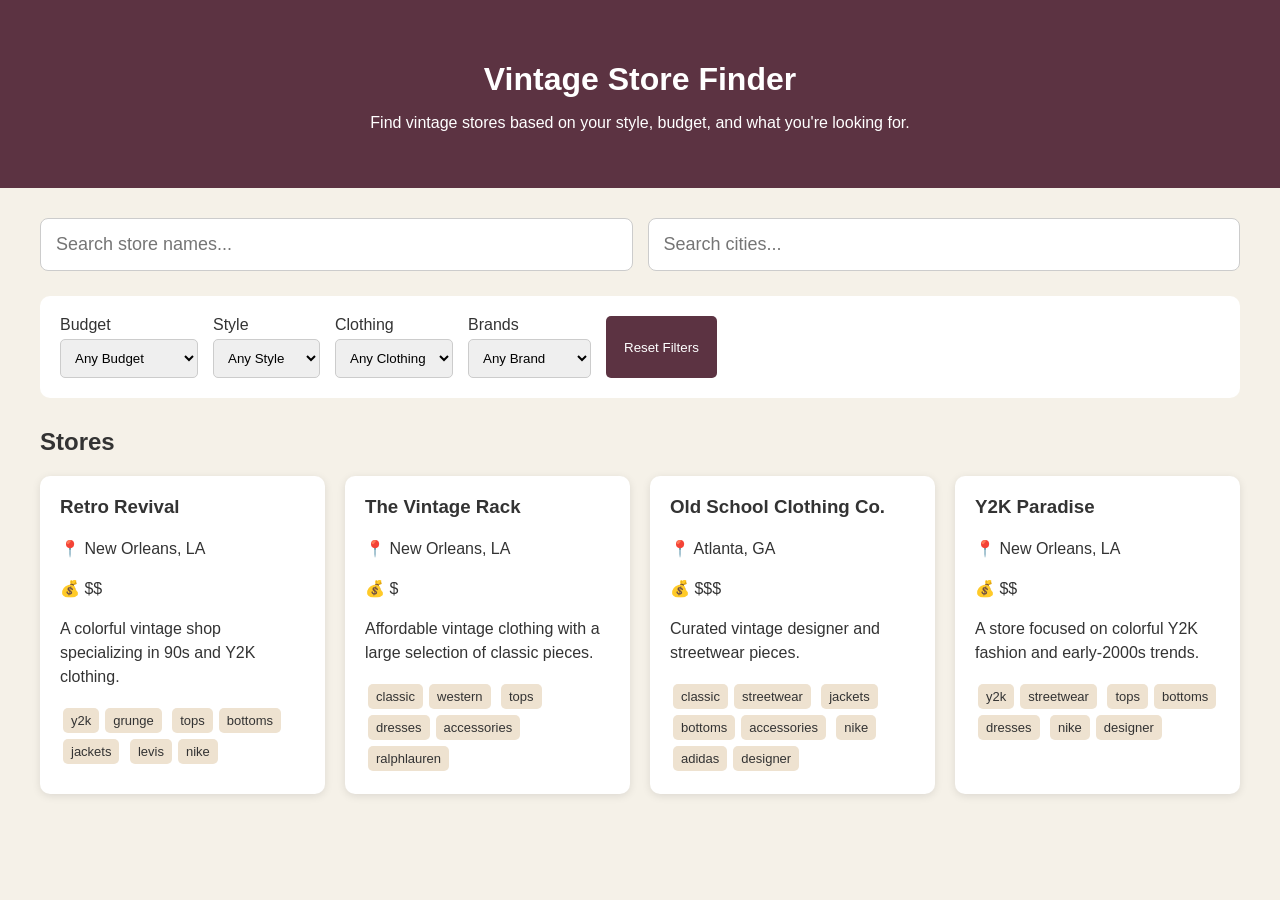
<file: index.html>
<!DOCTYPE html>
<html lang="en">

<head>
    <meta charset="UTF-8">
    <meta name="viewport" content="width=device-width, initial-scale=1.0">

    <title>Vintage Store Finder</title>

    <link rel="stylesheet" href="style.css">
</head>

<body>

    <header>
        <h1>Vintage Store Finder</h1>
        <p>Find vintage stores based on your style, budget, and what you're looking for.</p>
    </header>


    <main>

        <!-- Search -->
        <section class="search-section">

            <input type="text" id="searchInput" placeholder="Search store names...">
            
            <input type="text" id="locationInput" placeholder="Search cities...">

        </section>


        <!-- Filters -->
        <section class="filters">

            <div>
                <label for="budgetFilter">Budget</label>

                <select id="budgetFilter">
                    <option value="all">Any Budget</option>
                    <option value="low">$ - Budget</option>
                    <option value="medium">$$ - Moderate</option>
                    <option value="high">$$$ - Expensive</option>
                </select>
            </div>


            <div>
                <label for="styleFilter">Style</label>

                <select id="styleFilter">
                    <option value="all">Any Style</option>
                    <option value="y2k">Y2K</option>
                    <option value="western">Western</option>
                    <option value="grunge">Grunge</option>
                    <option value="classic">Classic</option>
                    <option value="streetwear">Streetwear</option>
                </select>
            </div>


            <div>
                <label for="clothingFilter">Clothing</label>

                <select id="clothingFilter">
                    <option value="all">Any Clothing</option>
                    <option value="tops">Tops</option>
                    <option value="bottoms">Bottoms</option>
                    <option value="dresses">Dresses</option>
                    <option value="jackets">Jackets</option>
                    <option value="accessories">Accessories</option>
                </select>
            </div>


            <div>
                <label for="brandFilter">Brands</label>

                <select id="brandFilter">
                    <option value="all">Any Brand</option>
                    <option value="levis">Levi's</option>
                    <option value="nike">Nike</option>
                    <option value="adidas">Adidas</option>
                    <option value="ralphlauren">Ralph Lauren</option>
                    <option value="designer">Designer</option>
                </select>
            </div>


            <button id="resetButton">
                Reset Filters
            </button>

        </section>


        <!-- Store Results -->
        <section>

            <h2>Stores</h2>

            <div id="storeResults" class="store-grid">
                <!-- JavaScript will add stores here -->
            </div>

        </section>

    </main>


    <script src="script.js"></script>

</body>

</html>
</file>
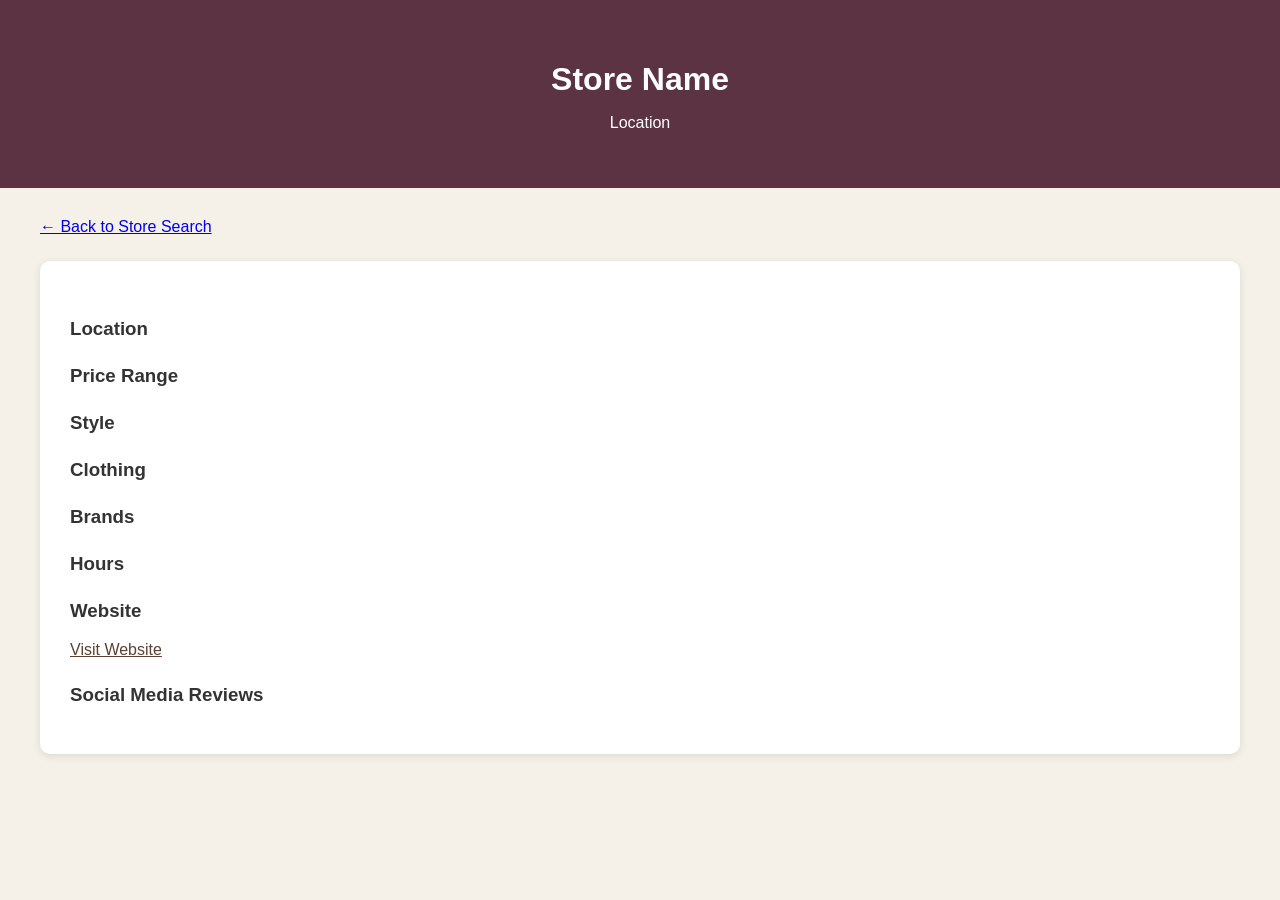
<file: store.html>
<!DOCTYPE html>
<html lang="en">

<head>
    <meta charset="UTF-8">

    <meta name="viewport" content="width=device-width, initial-scale=1.0">

    <title>Store Information</title>

    <link rel="stylesheet" href="style.css">
</head>


<body>

    <header>
        <h1 id="storeName">Store Name</h1>
        <p id="storeLocation">Location</p>
    </header>


    <main>

        <a href="index.html">
            ← Back to Store Search
        </a>


        <section class="store-details">

            <h2 id="storeNameDetails"></h2>

            <p id="storeDescription"></p>


            <h3>Location</h3>

            <p id="storeAddress"></p>


            <h3>Price Range</h3>

            <p id="storeBudget"></p>


            <h3>Style</h3>

            <div id="storeStyles"></div>


            <h3>Clothing</h3>

            <div id="storeClothing"></div>


            <h3>Brands</h3>

            <div id="storeBrands"></div>


            <h3>Hours</h3>

            <p id="storeHours"></p>


            <h3>Website</h3>

            <a id="storeWebsite" href="#" target="_blank">
                Visit Website
            </a>

            <h3>Social Media Reviews</h3> 
            
            <div id="socialReviews" class="reviews-grid"> 
                <!-- Reviews will be added by JavaScript --> 
            </div>

        </section>

    </main>


    <script src="script.js"></script>

</body>

</html>
</file>
<file: style.css>
/* General page styling */

body {
    font-family: Arial, sans-serif;
    margin: 0;
    background-color: #f5f1e8;
    color: #333;
}


/* Header */

header {
    background-color: #5c3342;
    color: white;
    padding: 40px;
    text-align: center;
}

header h1 {
    margin-bottom: 10px;
}


/* Main content */

main {
    max-width: 1200px;
    margin: auto;
    padding: 30px;
}


/* Search */

.search-section {
    display: flex;
    gap: 15px;
    margin-bottom: 25px;
}

#searchInput,
#locationInput {
    flex: 1;
    box-sizing: border-box;
    padding: 15px;
    font-size: 18px;
    border: 1px solid #ccc;
    border-radius: 8px;
}

#searchInput:focus,
#locationInput:focus {
    outline: none;
    border-color: #5c4033;
}



/* Filters */

.filters {
    display: flex;
    flex-wrap: wrap;
    gap: 15px;

    background-color: white;
    padding: 20px;

    border-radius: 10px;
    margin-bottom: 30px;
}

.filters div {
    display: flex;
    flex-direction: column;
    gap: 5px;
}

select {
    padding: 10px;

    border: 1px solid #ccc;
    border-radius: 5px;
}


/* Buttons */

button {
    padding: 10px 18px;

    border: none;
    border-radius: 5px;

    background-color: #5c3342;
    color: white;

    cursor: pointer;
}

button:hover {
    background-color: #41242e;
}


/* Store grid */

.store-grid {
    display: grid;

    grid-template-columns:
        repeat(auto-fit, minmax(280px, 1fr));

    gap: 20px;
}


/* Store cards */

.store-card {
    background-color: white;

    border-radius: 10px;

    padding: 20px;

    box-shadow:
        0 2px 8px rgba(0, 0, 0, 0.1);

    cursor: pointer;
    transition: transform 0.2s;
}

.store-card:hover {
    transform: translateY(-5px);
}


.store-card h3 {
    margin-top: 0;
}

.store-card p {
    line-height: 1.5;
}


/* Tags */

.tag {
    display: inline-block;

    background-color: #eee2d0;

    padding: 5px 8px;

    margin: 3px;

    border-radius: 5px;

    font-size: 13px;
}


/* No results */

.no-results {
    text-align: center;
    padding: 40px;
}

/* store details page */
.store-details {
    background-color: white;

    padding: 30px;

    margin-top: 25px;

    border-radius: 10px;

    box-shadow:
        0 2px 8px rgba(0, 0, 0, 0.1);
}

.store-details h2 {
    font-size: 32px;
    margin-top: 0;
}

.store-details h3 {
    margin-top: 25px;
}

.store-details p {
    line-height: 1.6;
}

.store-details a {
    color: #5c4033;
}

```css
/* Social Media Reviews */

.reviews-section {
    margin-top: 40px;
}

.reviews-grid {
    display: grid;

    grid-template-columns:
        repeat(auto-fit, minmax(280px, 1fr));

    gap: 20px;
}


/* Review cards */

.reviews-grid .store-card {
    margin: 0;
}

.reviews-grid h4 {
    font-size: 20px;
    margin-top: 0;
    margin-bottom: 10px;
}

.reviews-grid a {
    display: inline-block;

    margin-top: 10px;

    color: #5c4033;

    font-weight: bold;

    text-decoration: none;
}

.reviews-grid a:hover {
    text-decoration: underline;
}
```
</file>
